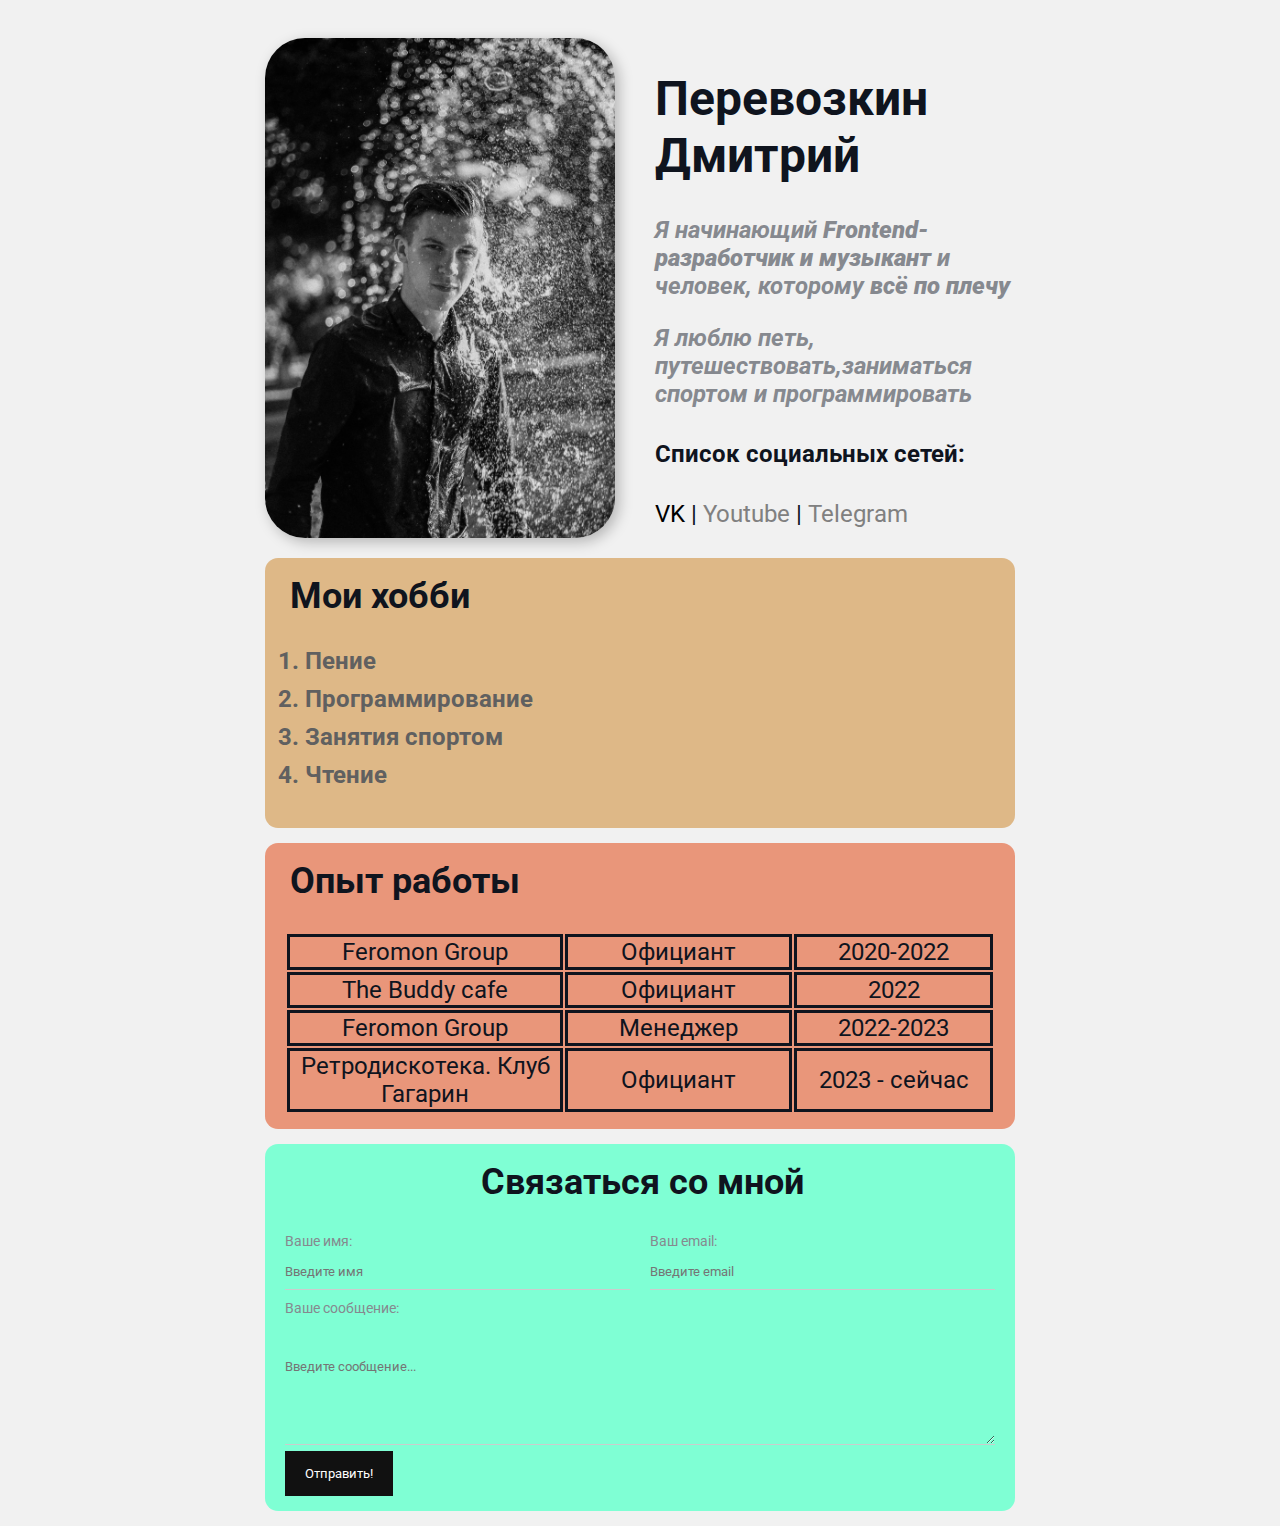
<file: index.html>
<!DOCTYPE html>
<html lang="ru">
<head>
    <meta charset="UTF-8">
    <meta name="viewport" content="width=device-width, initial-scale=1.0">
    <meta keywords="">
    <meta description="">
    
    <title>DIPPY Resume</title>
    
    <link rel="stylesheet" href="resume.css">
    
</head>
<body>
    <div class="container">
    <div class="info">
        <img class="ava" src="YES.jpg" alt="Перевозкин Дмитрий"
        width="350">

        <div class="info-text">
        <h1>Перевозкин Дмитрий</h1>

        <p>Я начинающий <strong>Frontend-разработчик и музыкант</strong> и человек, которому <strong>всё по плечу</strong></p>

        <p>Я люблю <em>петь, путешествовать,заниматься спортом и программировать</em></p>

        <h4>Список социальных сетей:</h4>

        <a href="https://vk.com/dippy_boy" target="_blank">VK</a>
        |
        <a href="" target="_blank">Youtube</a>
        |
        <a href="" target="_blank">Telegram</a>
        </div>
    </div>

    <div class="card hobby">
    <h2>Мои хобби</h2>

    <ol class="list">
        <li>Пение</li>
        <li>Программирование</li>
        <li>Занятия спортом</li>
        <li>Чтение</li>
    </ol>
    </div>

    <div class="card experience">
    <h2>Опыт работы</h2>
    <table сlass="table">
    
        <!-- <thead>
    <tr>
    <th>Название</th>
    <th>Должность</th>
    <th>Год</th>
    </tr>
        </thead> -->
        
        <tbody>
    <tr>
        <td>Feromon Group</td>
        <td>Официант</td>
        <td>2020-2022</td>
    </tr>
    <tr>
        <td>The Buddy cafe</td>
        <td>Официант</td>
        <td>2022</td>
    </tr>
    <tr>
        <td>Feromon Group</td>
        <td>Менеджер</td>
        <td>2022-2023</td>
    </tr>
    <tr>
        <td>Ретродискотека. Клуб Гагарин</td>
        <td>Официант</td>
        <td>2023 - сейчас</td>
    </tr>
        </tbody>
    </table>
    </div>

    <div class="card connect">
        <form action="/" class="form">
            <h2>Связаться со мной</h2>

            <div class="form-row">

                <div class="form-group">
                    <label for="text">Ваше имя:</label>
                    <input type="text" id="text" 
                    placeholder="Введите имя">
                </div>

                <div class="form-group">
                    <label for="email">Ваш email:</label>
                    <input type="email" id="email" 
                    placeholder="Введите email">
                </div>
        </div>

            <div class="form-group">
                <label for="message">Ваше сообщение:</label>
                <br>
                <textarea id="message" placeholder="Введите сообщение..."
                cols="20" rows="5" ></textarea>
            </div>

            
            <input class="btn" type="submit" value="Отправить!">
        </form>
    </div>
    </div>
</body>
</html>
</file>
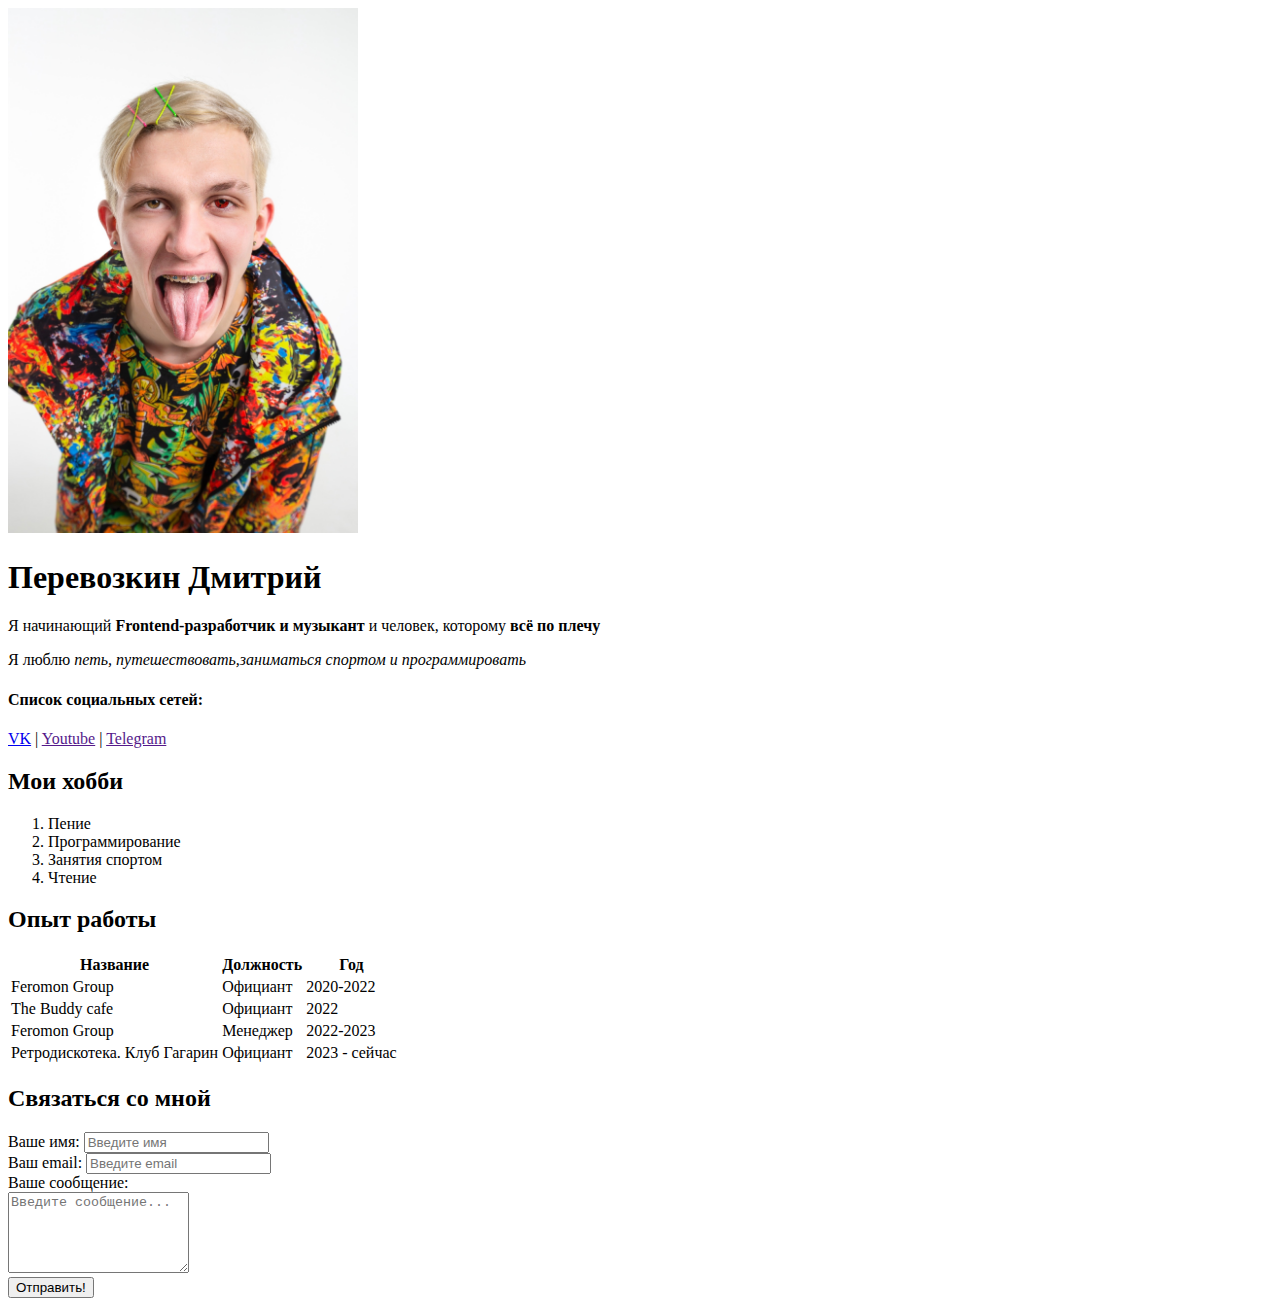
<file: 01_index.html>
<!DOCTYPE html>
<html lang="ru">
<head>
    <meta charset="UTF-8">
    <meta name="viewport" content="width=device-width, initial-scale=1.0">
    <meta keywords="">
    <meta description="">
    <title>DIPPY Resume</title>
</head>
<body>
    <img src="imgs/GUYS.jpg" width="350">

    <h1>Перевозкин Дмитрий</h1>

    <p>Я начинающий <strong>Frontend-разработчик и музыкант</strong> и человек, которому <strong>всё по плечу</strong></p>

    <p>Я люблю <em>петь, путешествовать,заниматься спортом и программировать</em></p>

    <h4>Список социальных сетей:</h4>

    <a href="https://vk.com/dippy_boy" target="_blank">VK</a>
    |
    <a href="" target="_blank">Youtube</a>
    |
    <a href="" target="_blank">Telegram</a>

    <h2>Мои хобби</h2>

    <ol>
        <li>Пение</li>
        <li>Программирование</li>
        <li>Занятия спортом</li>
        <li>Чтение</li>
    </ol>

<h2>Опыт работы</h2>
<table>
<thead>
    <tr>
    <th>Название</th>
    <th>Должность</th>
    <th>Год</th>
    </tr>
</thead>
<tbody>
    <tr>
        <td>Feromon Group</td>
        <td>Официант</td>
        <td>2020-2022</td>
    </tr>
    <tr>
        <td>The Buddy cafe</td>
        <td>Официант</td>
        <td>2022</td>
    </tr>
    <tr>
        <td>Feromon Group</td>
        <td>Менеджер</td>
        <td>2022-2023</td>
    </tr>
    <tr>
        <td>Ретродискотека. Клуб Гагарин</td>
        <td>Официант</td>
        <td>2023 - сейчас</td>
    </tr>
</tbody>
</table>

<h2>Связаться со мной</h2>

<form>
<div>
<label for="text">Ваше имя:</label>
<input type="text" id="text" 
placeholder="Введите имя">
</div>

<div>
<label for="email">Ваш email:</label>
<input type="email" id="email" 
placeholder="Введите email">
</div>

<div>
<label for="message">Ваше сообщение:</label>
<br>
<textarea id="message" placeholder="Введите сообщение..."
cols="20" rows="5" ></textarea>
</div>

<input type="submit" value="Отправить!">
</form>
</body>
</html>
</file>
<file: resume.css>
@import url('https://fonts.googleapis.com/css2?family=Roboto&display=swap');

body {
    font-family:'Roboto', sans-serif;
    font-size: 24px;
    font-weight: normal;
    color: #0f141e;
    background:#f1f1f1;
}

@media (max-width: 650px) {
    body {
        font-size: 16px;
    }
}


h2 {
    margin-top: 0px;
    padding-top: 2px;
    padding-left:5px;
}

td {
    width: 450px;
    border-style: solid;
}

a {
    color: #000;
    text-decoration: none;
}

a:hover {
    text-decoration: underline;
}

a:active {
    color: blue;
}

a:visited {
    color: grey;
}

.container {
    max-width:750px;
    margin: auto;
    padding-top: 30px;
}
.info-text p {
    font-style: italic;
    font-weight: bold;
    color:#86898f;
}


.info {
    margin-bottom: 20px;
    display: flex;
}

.info-text {
    margin-left: 40px;
}

@media (max-width:650px) {
    .info {
        display: block;
        padding: 10px;
        text-align: center;
    }
    .info-text {
        margin-left:0;
    }
}

.card {
    border-radius: 13px;
    margin-bottom: 15px;
    padding: 15px 20px;
}

.hobby {
    background-color: burlywood;
}

.experience {
    background-color: darksalmon;
}

.connect {
    background-color: aquamarine; 
}

.ava {
    height: 500px;
    border-radius:40px;
    box-shadow:4px 4px 14px rgba(0, 0, 0, 0.25);
}

.btn {
    background: #111;
    padding: 15px 20px;
    color: #fff;
    border: none;
    font-family: inherit;
    cursor: pointer;
}

.btn:hover {
    opacity: 0.8;
}

.table {
    width: 100%;
}

.table td, tr {
    text-align: center;
    padding-bottom: 10px;
}

@media (width:650px) {
    .table {
        display: inline-block;
    }
}

.list {
    padding: 0 20px;
}

.list li {
    color: #606060;
    margin-bottom: 10px;
    font-weight: bolder ;
}

.link-list {
    list-style:none;
    padding: 0;
}

.link-list li {
    margin-bottom: 10px;
    border-bottom: 1px solid #ccc;
    padding-bottom: 5px;
}

.form h2 {
    text-align: center;
}

.form-row {
    margin-bottom: 10px;
    display: flex;
}

.form-row .form-group {
    margin-right: 20px;
    width: 50%;
    /* display: inline-block; */
    /* width: calc(50% - 20px); */
}

.form-row .form-group:last-child {
    margin-right: 0;
}

@media (max-width:650px) {
    .form-row {
        display: block; 
    }

    .form-row .form-group {
        width: 100%;
        margin-right: 0;
        margin-bottom: 10px;
    }
}

.form-group label {
    display: block;
    font-size: 14px;
    color: #86898f;
}

.form-group input, 
.form-group textarea {
    width: 100%;
    box-sizing: border-box;
    border: none;
    background: transparent;
    border-bottom: 1px solid #ccc;
    color:#000;
    padding: 15px 0 10px;
    outline: none;
    font-family: inherit;
}
</file>
